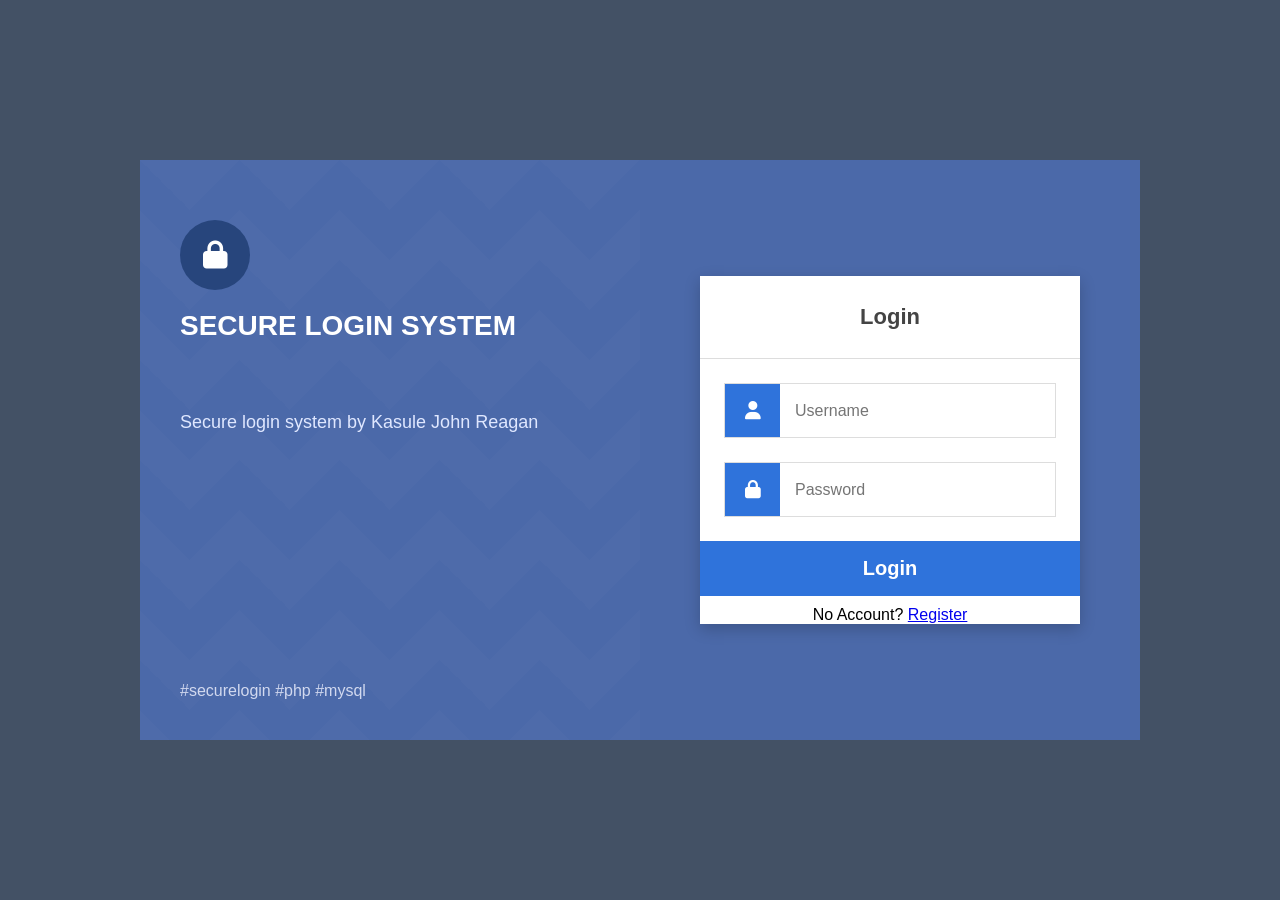
<file: index.html>
<!DOCTYPE html>
<html lang="en">
<head>
  <meta charset="UTF-8" />
  <meta name="viewport" content="width=device-width, initial-scale=1.0"/>
  <title>Secure Login</title>

  <!-- FONT AWESOME -->
  <link rel="stylesheet"href="https://cdnjs.cloudflare.com/ajax/libs/font-awesome/6.5.1/css/all.min.css"/>

  <link href="style.css" rel="stylesheet" type="text/css">

  
</head>
<body>

  <div class="container">

    <!-- LEFT -->
    <div class="left">

      <div class="lock-circle">
        <i class="fa-solid fa-lock"></i>
      </div>

      <div class="title">
        SECURE LOGIN SYSTEM
      </div>

      <div class="subtitle">
        Secure login system by Kasule John Reagan
      </div>

      <div class="hashtags">
       #securelogin #php #mysql
      </div>

    </div>

    <!-- RIGHT -->
    <div class="right">

      <div class="login-box">

        <div class="login-header">Login</div>
        <form action="authenticate.php" method="post">
        <div class="input-group">
          <div class="icon">
            <i class="fa-solid fa-user"></i>
          </div>

          <input type="text"  name = "username" placeholder="Username" id = "username" autocomplete="off" required>
        </div>

        <div class="input-group">
          <div class="icon">
            <i class="fa-solid fa-lock"></i>
          </div>

          <input type="password"  name = "password" placeholder="Password" id = "password" required>
        </div>

        <button class="login-btn">Login</button>
        
         </form>
         <div class = "register"> 
          <p>No Account? <a href = "register.html">Register</a></p>
        </div>
      </div>

    </div>

  </div>

</body>
</html>
</file>
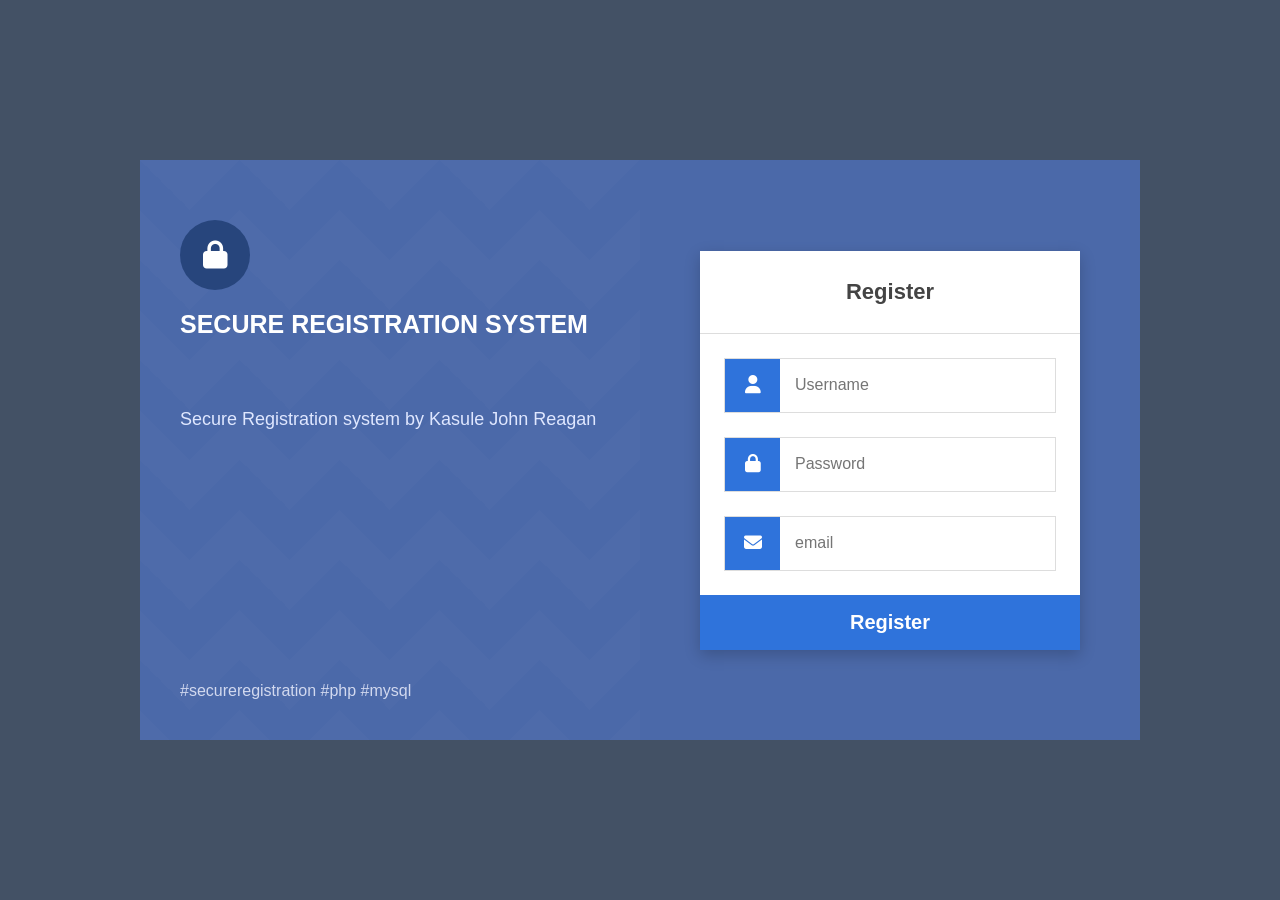
<file: register.html>
<!DOCTYPE html>
<html lang="en">
<head>
  <meta charset="UTF-8" />
  <meta name="viewport" content="width=device-width, initial-scale=1.0"/>
  <title>Secure Registration system</title>

  <!-- FONT AWESOME -->
  <link rel="stylesheet"href="https://cdnjs.cloudflare.com/ajax/libs/font-awesome/6.5.1/css/all.min.css"/>

  <link href="styles.css" rel="stylesheet" type="text/css">

  
</head>
<body>

  <div class="container">

    <!-- LEFT -->
    <div class="left">

      <div class="lock-circle">
        <i class="fa-solid fa-lock"></i>
      </div>

      <div class="title">
        SECURE REGISTRATION SYSTEM
      </div>

      <div class="subtitle">
        Secure Registration system by Kasule John Reagan
      </div>

      <div class="hashtags">
       #secureregistration #php #mysql
      </div>

    </div>

    <!-- RIGHT -->
    <div class="right">

      <div class="register-box">

        <div class="register-header">Register</div>
        <form action="register.php" method="post" autocomplete="off">
        <div class="input-group">
          <div class="icon">
            <i class="fa-solid fa-user"></i>
          </div>

          <input type="text"  name = "username" placeholder="Username" id = "username"  required>
        </div>

        <div class="input-group">
          <div class="icon">
            <i class="fa-solid fa-lock"></i>
          </div>

          <input type="password"  name = "password" placeholder="Password" id = "password" required>
        </div>

        <div class = "input-group"> 
         <div class = "icon">   
            <i class ="fa-solid fa-envelope"></i>
         </div>

         <input type="email" name = "email" placeholder="email" id="email" required>
        </div>

        <button class="register-btn">Register</button>
         </form>
      </div>

    </div>

  </div>

</body>
</html>
</file>
<file: style.css>
*{
 margin:0;
padding:0;
 box-sizing:border-box;
  font-family:Arial, Helvetica, sans-serif;
 }
 body{
height:100vh;
 display:flex;
 justify-content:center;
  align-items:center;
   background-color: #435165;
 }

.container{
width:1000px;
height:580px;
background:#4b69a9;
  position:relative;
  overflow:hidden;
 display:flex;
}


/* LEFT SIDE */
 .left{
     width:50%;
 padding:60px 40px;
 color:white;
position:relative;
 }

.left::before{
content:"";
position:absolute;
 top:0;
  left:0;
  width:100%;
 height:100%;
 background:

 linear-gradient(135deg, rgba(255,255,255,0.03) 25%, transparent 25%) -50px 0,
 linear-gradient(225deg, rgba(255,255,255,0.03) 25%, transparent 25%) -50px 0,
linear-gradient(315deg, rgba(255,255,255,0.03) 25%, transparent 25%),
 linear-gradient(45deg, rgba(255,255,255,0.03) 25%, transparent 25%);
 background-size:100px 100px;
opacity:.5;
 }

 .lock-circle{
 width:70px;
 height:70px;
 background:#27457c;
  border-radius:50%;
  display:flex;
 justify-content:center;
 align-items:center;
position:relative;
 z-index:1;
margin-bottom:20px;
 }


.lock-circle i{
 font-size:28px;
color:white;
 }


.title{
   font-size:28px;
font-weight:bold;
position:relative;
 z-index:1;
 margin-bottom:70px;
}

.subtitle{
font-size:18px;
 color:#dfe7ff;
 position:relative;
z-index:1;
 }


 .hashtags{
 position:absolute;
 bottom:40px;
left:40px;
 color:#d2d9ef;
font-size:16px;
 z-index:1;
 }

/* RIGHT SIDE */
.right{
  width:50%;
display:flex;
 justify-content:center;
 align-items:center;
 position:relative;
}

 .login-box{
 width:380px;
 background:white;
 box-shadow:0 5px 15px rgba(0,0,0,0.2);
 }

.login-header{
 text-align:center;
 padding:28px;
 font-size:22px;
 font-weight:bold;
 color:#444;
 border-bottom:1px solid #ddd;
}

.input-group{
 display:flex;
 margin:24px;
border:1px solid #ddd;
 height:55px;
 }

 .icon{
 width:55px;
 background:#2f73db;
 color:white;
   display:flex;
justify-content:center;
 align-items:center;
 font-size:18px;
}

.input-group input{
flex:1;
 border:none;
 outline:none;
 padding:0 15px;
font-size:16px;
}

.login-btn{
width:100%;
 height:55px;
 border:none;
 background:#2f73db;
 color:white;
 font-size:20px;
font-weight:bold;
 cursor:pointer;
transition:.3s;
 }

 .login-btn:hover{
 background:#1f5ec0;
  }
   
  .navtop {
background-color: #2f3947;
height: 60px;
width: 100%;
border: 0;
}
.navtop div {
display: flex;
margin: 0 auto;
width: 1000px;
height: 100%;
}
.navtop div h1, .navtop div a {
display: inline-flex;
align-items: center;
}
.navtop div h1 {
flex: 1;
font-size: 24px;
padding: 0;
margin: 0;
color: #eaebed;
font-weight: normal;
}
.navtop div a {
padding: 0 20px;
text-decoration: none;
color: #c1c4c8;
font-weight: bold;
}
.navtop div a i {
padding: 2px 8px 0 0;
}
.navtop div a:hover {
color: #eaebed;
}
body.loggedin {
background-color: #f3f4f7;
}
.content {
width: 1000px;
margin: 0 auto;
}

.content h2 {
margin: 0;
padding: 25px 0;
font-size: 22px;
border-bottom: 1px solid #e0e0e3;
color: #4a536e;
}
.content > p, .content > div {
box-shadow: 0 0 5px 0 rgba(0, 0, 0, 0.1);
margin: 25px 0;
padding: 25px;
background-color: #fff;
}
.content > p table td, .content > div table td {
padding: 5px;
}
.content > p table td:first-child, .content > div table td:first-child {
font-weight: bold;
color: #4a536e;
padding-right: 15px;
}
.content > div p {
padding: 5px;
margin: 0 0 10px 0;
}

.register {
    display: flex;
    justify-content: center;
    align-items: center;
    margin-top: 10px;
}

.register p {
    margin: 0;
}
</file>
<file: styles.css>
*{
 margin:0;
padding:0;
 box-sizing:border-box;
  font-family:Arial, Helvetica, sans-serif;
 }
 body{
height:100vh;
 display:flex;
 justify-content:center;
  align-items:center;
   background-color: #435165;
 }

.container{
width:1000px;
height:580px;
background:#4b69a9;
  position:relative;
  overflow:hidden;
 display:flex;
}


/* LEFT SIDE */
 .left{
width:50%;
 padding:60px 40px;
 color:white;
position:relative;
 }

.left::before{
content:"";
position:absolute;
 top:0;
  left:0;
  width:100%;
 height:100%;
 background:

 linear-gradient(135deg, rgba(255,255,255,0.03) 25%, transparent 25%) -50px 0,
 linear-gradient(225deg, rgba(255,255,255,0.03) 25%, transparent 25%) -50px 0,
linear-gradient(315deg, rgba(255,255,255,0.03) 25%, transparent 25%),
 linear-gradient(45deg, rgba(255,255,255,0.03) 25%, transparent 25%);
 background-size:100px 100px;
opacity:.5;
 }

 .lock-circle{
 width:70px;
 height:70px;
 background:#27457c;
  border-radius:50%;
  display:flex;
 justify-content:center;
 align-items:center;
position:relative;
 z-index:1;
margin-bottom:20px;
 }


.lock-circle i{
 font-size:28px;
color:white;
 }


.title{
   font-size:25px;
font-weight:bold;
position:relative;
 z-index:1;
 margin-bottom:70px;
}

.subtitle{
font-size:18px;
 color:#dfe7ff;
 position:relative;
z-index:1;
 }


 .hashtags{
 position:absolute;
 bottom:40px;
left:40px;
 color:#d2d9ef;
font-size:16px;
 z-index:1;
 }

/* RIGHT SIDE */
.right{
  width:50%;
display:flex;
 justify-content:center;
 align-items:center;
 position:relative;
}

 .register-box{
 width:380px;
 background:white;
 box-shadow:0 5px 15px rgba(0,0,0,0.2);
 }

.register-header{
 text-align:center;
 padding:28px;
 font-size:22px;
 font-weight:bold;
 color:#444;
 border-bottom:1px solid #ddd;
}

.input-group{
 display:flex;
 margin:24px;
border:1px solid #ddd;
 height:55px;
 }

 .icon{
 width:55px;
 background:#2f73db;
 color:white;
   display:flex;
justify-content:center;
 align-items:center;
 font-size:18px;
}

.input-group input{
flex:1;
 border:none;
 outline:none;
 padding:0 15px;
font-size:16px;
}

.register-btn{
width:100%;
 height:55px;
 border:none;
 background:#2f73db;
 color:white;
 font-size:20px;
font-weight:bold;
 cursor:pointer;
transition:.3s;
 }

 .register-btn:hover{
 background:#1f5ec0;
  }
</file>
